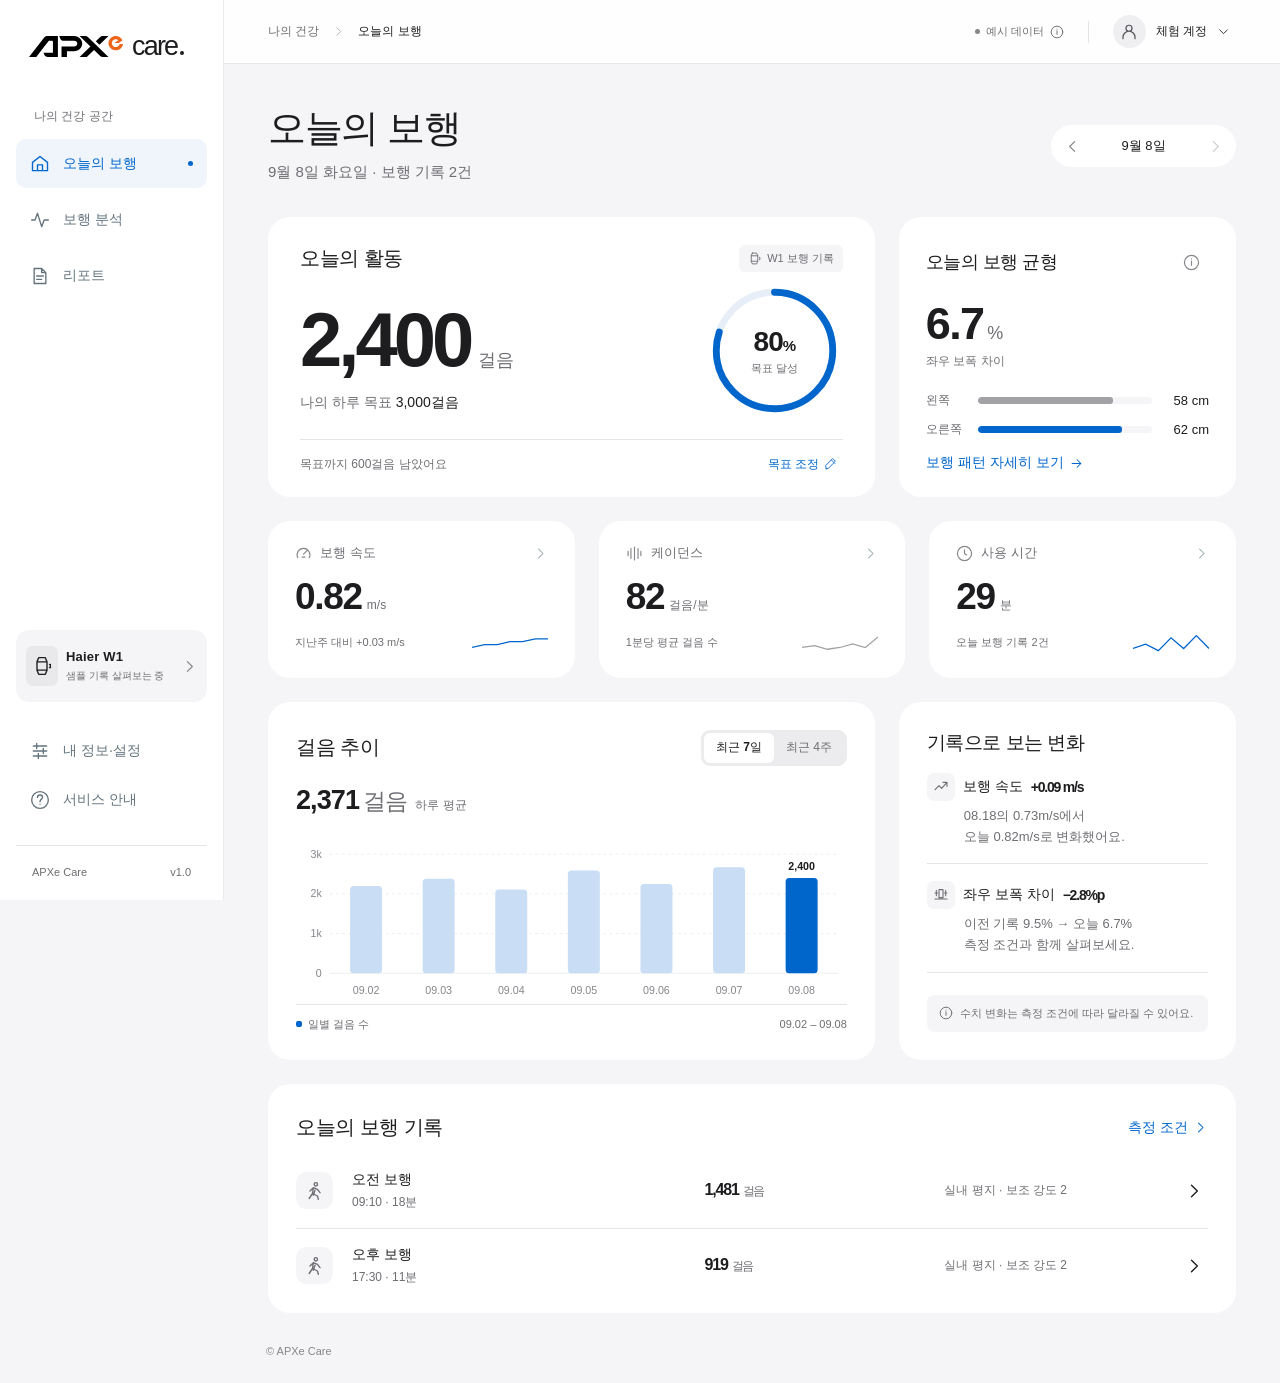
<file: index.html>
<!doctype html>
<html lang="ko">
<head>
  <meta charset="utf-8">
  <meta name="viewport" content="width=device-width, initial-scale=1, viewport-fit=cover">
  <meta name="theme-color" content="#f5f5f7">
  <meta name="description" content="APXe Care — 나의 보행을 기록하고, 변화를 살펴보고, 리포트로 연결하는 보행 건강 서비스.">
  <title>APXe Care · 나의 보행 건강</title>
  <link rel="icon" href="assets/apxe.svg?v=6" type="image/svg+xml">
  <link rel="stylesheet" href="styles.css">
  <link rel="stylesheet" href="design-v2.css?v=6">
  <script src="data.js" defer></script>
  <script src="app.js?v=6" defer></script>
  <link rel="stylesheet" href="mobile.css?v=6">
</head>
<body class="consumer-app">
  <a class="skip-link" href="#main">본문으로 이동</a>
  <aside class="sidebar" aria-label="주 메뉴">
    <a href="#overview" class="brand" aria-label="APXe Care 홈"><img src="assets/apxe.svg?v=6" alt="APXe" width="108" height="25"><span>care<span class="brand-dot"></span></span></a>
    <div class="workspace-label">나의 건강 공간</div>
    <nav class="primary-nav">
      <a href="#overview" data-route="overview" class="nav-link active"><i data-icon="home"></i><span>오늘의 보행</span><span class="nav-dot"></span></a>
      <a href="#analysis" data-route="analysis" class="nav-link"><i data-icon="activity"></i><span>보행 분석</span></a>
      <a href="#report" data-route="report" class="nav-link"><i data-icon="file"></i><span>리포트</span></a>
    </nav>
    <div class="sidebar-bottom">
      <div class="device-mini"><span class="device-symbol"><i data-icon="device"></i></span><div><strong>Haier W1</strong><span>샘플 기록 살펴보는 중</span></div><button class="icon-button" data-action="device" aria-label="기기와 데이터 정보"><i data-icon="chevron"></i></button></div>
      <button class="nav-link" data-action="settings"><i data-icon="settings"></i><span>내 정보·설정</span></button>
      <button class="nav-link help-link" data-action="help"><i data-icon="help"></i><span>서비스 안내</span></button>
      <div class="sidebar-foot">APXe Care <span>v1.0</span></div>
    </div>
  </aside>
  <div class="app-shell">
    <header class="topbar">
      <a class="mobile-brand" href="#overview" aria-label="APXe Care 홈"><img src="assets/apxe.svg?v=6" alt="APXe" width="84" height="19"><span>care.</span></a>
      <div class="breadcrumb"><span>나의 건강</span><i data-icon="chevron"></i><strong id="crumb">오늘의 보행</strong></div>
      <div class="account-tools"><button class="demo-badge" data-action="data-info"><span></span>예시 데이터<i data-icon="info"></i></button><span class="topbar-divider"></span><button class="account-button" data-action="settings" aria-label="체험 계정 설정"><span class="avatar"><i data-icon="user"></i></span><span class="account-name">체험 계정</span><i data-icon="chevron-down"></i></button></div>
    </header>
    <main id="main" tabindex="-1"></main>
    <footer class="page-footer"><span>내가 선택한 기록으로 연결하는 건강</span><span>© APXe Care</span></footer>
  </div>
  <nav class="mobile-nav" aria-label="하단 메뉴"><a href="#overview" data-route="overview"><i data-icon="home"></i>홈</a><a href="#analysis" data-route="analysis"><i data-icon="activity"></i>보행 분석</a><a href="#report" data-route="report"><i data-icon="file"></i>리포트</a><button data-action="settings"><i data-icon="user"></i>내 정보</button></nav>
  <dialog id="detail-dialog" class="app-dialog" aria-labelledby="dialog-title"><div id="dialog-content"></div></dialog>
  <div id="toast" role="status" aria-live="polite"></div>
  <div id="print-root"></div>
  <noscript><p class="no-script">보행 기록과 리포트를 확인하려면 브라우저에서 JavaScript를 활성화해 주세요.</p></noscript>
</body>
</html>
</file>
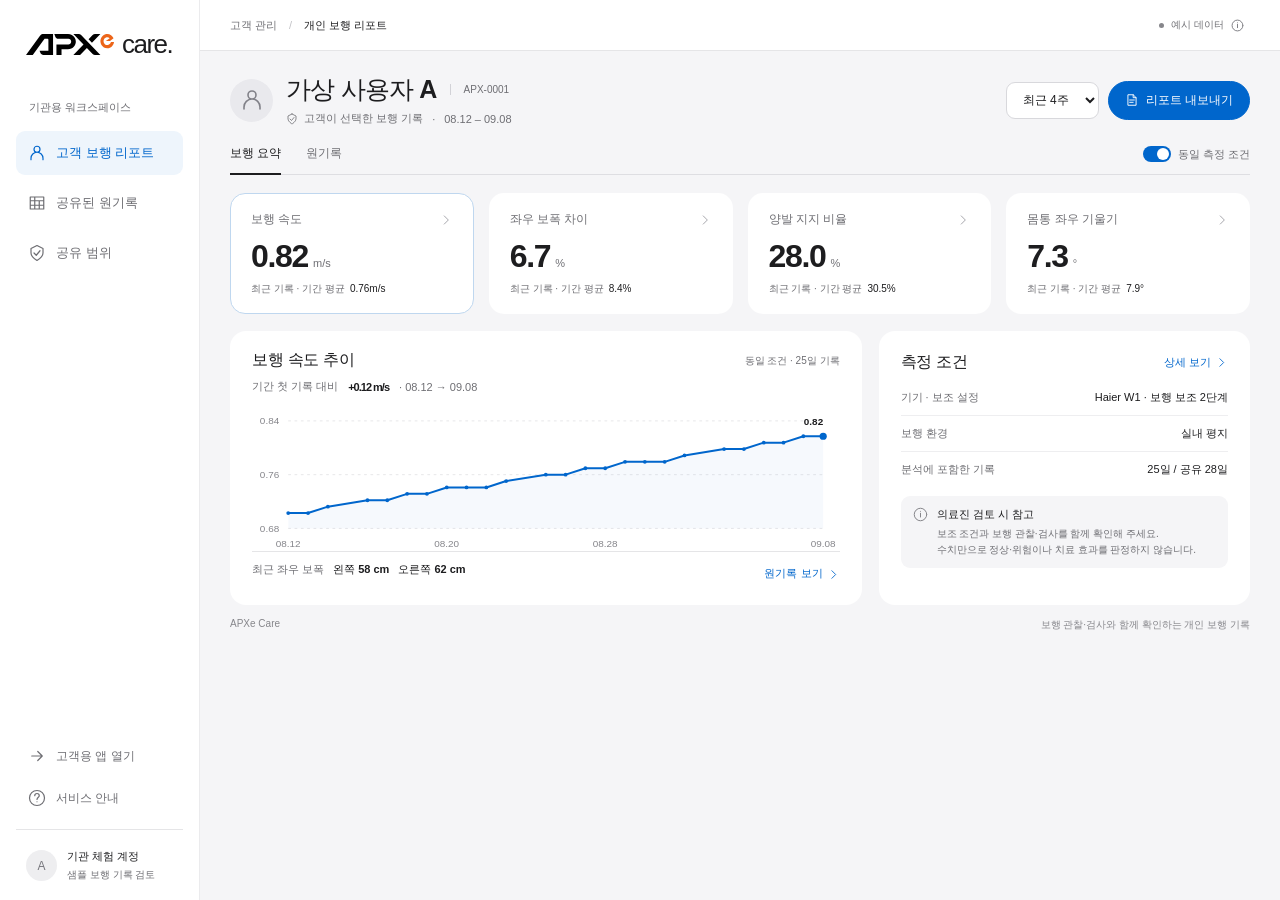
<file: provider.html>
<!doctype html>
<html lang="ko">
<head>
  <meta charset="utf-8">
  <meta name="viewport" content="width=device-width,initial-scale=1,viewport-fit=cover">
  <meta name="theme-color" content="#f5f5f7">
  <title>APXe Care · 기관용 보행 리포트</title>
  <link rel="icon" href="assets/apxe.svg?v=6" type="image/svg+xml">
  <link rel="stylesheet" href="provider.css?v=6">
  <script src="data.js" defer></script>
  <script src="provider.js?v=6" defer></script>
  <link rel="stylesheet" href="mobile.css?v=6">
  <meta name="description" content="APXe Care 기관용 보행 리포트. 공유된 가상 보행 기록의 변화와 측정 조건을 직접 살펴보세요.">
</head>
<body class="provider-app">
  <a class="skip" href="#workspace">본문으로 이동</a>
  <aside class="sidebar" aria-label="기관용 메뉴">
    <a class="brand" href="provider.html"><img src="assets/apxe.svg?v=6" alt="APXe"><span>care.</span></a>
    <div class="space-label">기관용 워크스페이스</div>
    <nav>
      <button class="nav-item active" data-view="overview" aria-current="page"><i data-icon="user"></i>고객 보행 리포트</button>
      <button class="nav-item" data-view="records"><i data-icon="table"></i>공유된 원기록</button>
      <button class="nav-item" data-action="scope"><i data-icon="shield"></i>공유 범위</button>
    </nav>
    <div class="sidebar-bottom"><a href="index.html#overview"><i data-icon="arrow"></i>고객용 앱 열기</a><button data-action="help"><i data-icon="help"></i>서비스 안내</button><div class="staff"><span class="avatar">A</span><div><strong>기관 체험 계정</strong><small>샘플 보행 기록 검토</small></div></div></div>
  </aside>
  <div class="shell">
    <header class="topbar"><div class="crumb">고객 관리 <span>/</span> <strong>개인 보행 리포트</strong></div><button class="sample" data-action="help"><span></span>예시 데이터 <i data-icon="info"></i></button></header>
    <main id="workspace" tabindex="-1">
      <div class="subject-header"><div class="subject"><span class="subject-avatar"><i data-icon="user"></i></span><div><div class="subject-title"><h1>가상 사용자 A</h1><span class="subject-id">APX-0001</span></div><p><i data-icon="shield"></i>고객이 선택한 보행 기록 <span>·</span> <span id="subject-range"></span></p></div></div><div class="subject-actions"><select id="period" aria-label="조회 기간"><option value="28">최근 4주</option><option value="7">최근 7일</option></select><button class="button primary" data-action="report"><i data-icon="file"></i>리포트 내보내기</button></div></div>
      <div class="view-tabs"><button class="active" data-view="overview" aria-current="page">보행 요약</button><button data-view="records">원기록</button><label class="condition"><input type="checkbox" id="comparable" checked><span class="toggle"></span>동일 측정 조건</label></div>
      <div id="content"></div>
    </main>
    <footer>APXe Care <span>보행 관찰·검사와 함께 확인하는 개인 보행 기록</span></footer>
  </div>
  <nav class="provider-mobile-nav" aria-label="기관용 하단 메뉴">
    <button data-view="overview" class="active" aria-current="page"><i data-icon="user"></i><span>보행 요약</span></button>
    <button data-view="records"><i data-icon="table"></i><span>원기록</span></button>
    <button data-action="scope"><i data-icon="shield"></i><span>공유 범위</span></button>
    <a href="index.html#overview"><i data-icon="arrow"></i><span>고객용 앱</span></a>
  </nav>
  <dialog id="dialog" aria-labelledby="dialog-title"></dialog>
  <div id="print-root"></div>
</body>
</html>
</file>
<file: styles.css>
@charset "UTF-8";
:root{--ink:#192c36;--muted:#65757f;--faint:#89969d;--teal:#127f76;--teal-dark:#075e57;--teal-soft:#eaf5f1;--navy:#163d43;--blue:#748fba;--line:#e1e8e9;--canvas:#f5f7f8;--white:#fff;--radius:20px;--shadow:0 3px 18px #1c454506;--sidebar:234px;font-family:"Apple SD Gothic Neo","Pretendard","Noto Sans KR",-apple-system,BlinkMacSystemFont,"Segoe UI",sans-serif;color:var(--ink);background:var(--canvas);font-synthesis:none}
*{box-sizing:border-box}body{margin:0}button,input,select{font:inherit}button,a,input,select{-webkit-tap-highlight-color:transparent}button{cursor:pointer}button{color:inherit}a{color:inherit;text-decoration:none}button:disabled{opacity:.4;cursor:not-allowed}button,input,select{outline-offset:4px}button:focus-visible,a:focus-visible,input:focus-visible,select:focus-visible,summary:focus-visible{outline:3px solid #2e9eae;outline-offset:4px}svg{display:block}i{display:inline-flex;font-style:normal;flex-shrink:0}i svg{width:20px;height:20px}button i{pointer-events:none}button{border:0;background:none}h1,h2,h3,p{margin:0}h1,h2,h3{word-break:keep-all}h1{font-size:30px;line-height:1.35;letter-spacing:-.8px;font-weight:760}h2{font-size:19px;letter-spacing:-.45px;font-weight:730}h3{font-size:16px;font-weight:700}p{line-height:1.65}.muted{color:var(--muted)}.teal{color:var(--teal)}.num{font-family:-apple-system,BlinkMacSystemFont,"Arial",sans-serif;font-variant-numeric:tabular-nums;letter-spacing:-1.2px}.small{font-size:13px}.nowrap{white-space:nowrap}.sr-only{position:absolute;width:1px;height:1px;padding:0;overflow:hidden;clip:rect(0,0,0,0);white-space:nowrap;border:0}.skip-link{position:fixed;left:20px;top:-80px;background:var(--navy);color:white;padding:14px;z-index:1000;border-radius:8px}.skip-link:focus{top:12px}
.sidebar{position:fixed;inset:0 auto 0 0;width:var(--sidebar);background:#fff;border-right:1px solid var(--line);z-index:30;display:flex;flex-direction:column;padding:35px 18px 20px}.brand{display:flex;align-items:center;gap:10px;margin:0 13px 49px}.brand img{width:94px;height:auto}.brand>span{font-size:28px;font-weight:500;letter-spacing:-1.8px;line-height:1;color:var(--teal)}.brand-dot{display:inline-block;width:5px;height:5px;border-radius:100%;background:var(--teal);margin-left:3px}.workspace-label{font-size:12px;color:var(--faint);font-weight:650;margin:0 18px 14px;letter-spacing:.5px}.primary-nav{display:flex;flex-direction:column;gap:7px}.nav-link{display:flex;align-items:center;gap:13px;text-align:left;padding:14px 16px;border-radius:11px;min-height:49px;font-size:15px;color:#64747d;transition:background .18s,color .18s;width:100%;font-weight:560}.nav-link:hover{background:#f4f7f8;color:var(--ink)}.nav-link.active{background:var(--teal-soft);color:var(--teal-dark);font-weight:750}.nav-dot{margin-left:auto;width:6px;height:6px;background:var(--teal);border-radius:50%}.sidebar-bottom{margin-top:auto}.device-mini{border:1px solid var(--line);border-radius:13px;padding:13px 8px 13px 12px;display:flex;align-items:center;gap:10px;margin-bottom:24px;background:#fbfcfc}.device-symbol{width:32px;height:40px;border-radius:7px;background:#e9eef0;display:grid;place-items:center;color:var(--navy)}.device-mini strong{display:block;font-size:13px;letter-spacing:.2px}.device-mini div>span{display:block;font-size:11px;color:var(--muted);margin-top:5px;white-space:nowrap}.device-mini .icon-button{margin-left:auto;width:22px}.sidebar-foot{display:flex;justify-content:space-between;border-top:1px solid var(--line);padding:20px 16px 0;margin-top:21px;font-size:11px;color:var(--faint)}.help-link{font-size:14px}
.app-shell{margin-left:var(--sidebar)}.topbar{height:81px;border-bottom:1px solid var(--line);padding:0 42px;display:flex;align-items:center;justify-content:space-between;background:rgba(255,255,255,.94)}.breadcrumb{display:flex;align-items:center;gap:13px;font-size:13px;color:var(--muted)}.breadcrumb strong{font-weight:650;color:var(--ink)}.breadcrumb i svg{width:13px;height:13px;color:#a1afb6}.account-tools{display:flex;align-items:center;gap:22px}.demo-badge{display:flex;align-items:center;gap:6px;font-size:12px;color:#627579}.demo-badge>span{width:5px;height:5px;background:#91a49a;border-radius:50%}.demo-badge i svg{width:14px;height:14px}.topbar-divider{width:1px;height:22px;background:var(--line)}.account-button{display:flex;align-items:center;gap:10px;font-size:13px;font-weight:650}.account-button>i svg{width:13px;height:13px}.avatar{width:33px;height:33px;background:#e5edf1;border:3px solid #fff;border-radius:50%;display:grid;place-items:center;outline:1px solid #e0e8eb;color:#5c7480}.avatar i svg{width:18px;height:18px}.mobile-brand,.mobile-nav{display:none}
main{padding:35px 42px 25px;max-width:1450px;margin:auto;min-height:calc(100vh - 150px)}.page-heading{display:flex;align-items:center;justify-content:space-between;gap:20px;margin-bottom:27px}.eyebrow{font-size:11px;color:var(--teal);letter-spacing:1.8px;font-weight:750;margin-bottom:8px}.page-heading p{font-size:14px;color:var(--muted);margin-top:7px}.heading-actions{display:flex;align-items:center;gap:10px}.button{display:inline-flex;align-items:center;justify-content:center;gap:9px;min-height:43px;padding:11px 17px;font-size:14px;line-height:1.4;border:1px solid var(--line);border-radius:10px;font-weight:650;background:white;transition:background .16s,transform .16s}.button:hover{background:#f1f6f5;border-color:#cbdcd8}.button.primary{background:var(--teal);border-color:var(--teal);color:white;box-shadow:0 3px 7px #127f7610}.button.primary:hover{background:var(--teal-dark);border-color:var(--teal-dark)}.button.dark{background:var(--navy);border-color:var(--navy);color:white}.button.quiet{background:transparent;border-color:transparent;color:var(--teal)}.button.full{width:100%}.button i svg{width:17px;height:17px}.text-button{display:inline-flex;align-items:center;gap:5px;color:var(--teal);font-size:13px;font-weight:650;min-height:32px;padding:3px 0}.text-button i svg{width:15px;height:15px}.text-button:hover{text-decoration:underline}.icon-button{width:34px;height:34px;display:inline-grid;place-items:center;border-radius:8px;color:var(--muted)}.icon-button:hover{background:#eaf1f1}.icon-button svg{width:17px;height:17px}.date-switch{display:flex;align-items:center;gap:8px;background:white;border:1px solid var(--line);border-radius:10px;padding:3px 5px}.date-switch span{font-size:13px;font-weight:600;padding:0 6px;min-width:105px;text-align:center}
.panel{background:white;border:1px solid var(--line);border-radius:var(--radius);box-shadow:var(--shadow);overflow:hidden}.panel-head{display:flex;justify-content:space-between;align-items:center;gap:12px}.panel-head .hint{font-size:12px;color:var(--muted)}.panel-pad{padding:24px 26px}.grid-top{display:grid;grid-template-columns:minmax(0,1.8fr) minmax(285px,1fr);gap:22px}.activity-hero{background:#edf6f2;position:relative;border-color:#dceae4;padding:25px 28px 22px;min-height:259px}.hero-tag{display:inline-flex;align-items:center;gap:6px;font-size:12px;background:#fff9;border:1px solid #d9e7e2;border-radius:6px;padding:5px 8px;color:#426a61}.hero-tag i svg{width:13px;height:13px}.hero-content{display:flex;align-items:center;justify-content:space-between;gap:20px;margin-top:18px}.metric-hero{display:flex;align-items:baseline;gap:8px}.metric-hero strong{font-size:64px;letter-spacing:-3px;font-weight:620;line-height:1.06;color:#164e45}.metric-hero span{font-size:18px;color:#55766d}.hero-caption{font-size:13px;color:#58776e;margin-top:11px}.hero-caption strong{color:#206256}.goal-ring{width:137px;height:137px;position:relative;flex:0 0 137px;margin-top:-13px}.goal-ring svg{width:100%;height:100%;transform:rotate(-90deg)}.goal-ring .ring-progress{transition:stroke-dashoffset .5s}.ring-center{position:absolute;inset:0;display:flex;align-items:center;justify-content:center;flex-direction:column}.ring-center strong{font-size:27px;color:#21675b;font-weight:620;letter-spacing:-1px}.ring-center span{font-size:11px;color:#597b70;margin-top:3px}.hero-bottom{display:flex;align-items:center;justify-content:space-between;border-top:1px solid #d4e6dd;margin-top:17px;padding-top:14px;gap:12px;font-size:12px;color:#5c7b70}.hero-bottom button{color:#335f51;font-size:12px;font-weight:650;display:flex;gap:5px;align-items:center}.hero-bottom button svg{width:13px;height:13px}.balance-summary{padding:25px 24px 19px;display:flex;flex-direction:column}.balance-summary .panel-head h2{font-size:17px}.balance-readout{display:flex;align-items:baseline;gap:4px;margin-top:12px}.balance-readout strong{font-size:38px;font-weight:610}.balance-readout span{font-size:18px;color:var(--muted)}.metric-context{font-size:12px;color:var(--muted);margin-top:3px}.pair-bars{display:grid;gap:9px;margin-top:19px}.pair-row{display:grid;grid-template-columns:42px 1fr 47px;gap:10px;align-items:center;font-size:12px;color:var(--muted)}.pair-track{height:8px;background:#f0f3f5;border-radius:3px;overflow:hidden}.pair-track span{display:block;background:#88a2bd;height:100%;border-radius:3px}.pair-row.right .pair-track span{background:var(--teal)}.pair-row strong{font-size:13px;text-align:right;color:var(--ink);font-weight:650}.balance-summary>.text-button{align-self:flex-start;margin-top:auto;padding-top:12px}
.metric-grid{display:grid;grid-template-columns:repeat(3,1fr);gap:18px;margin-top:20px}.metric-card{padding:20px 22px;position:relative;display:block;text-align:left;width:100%;transition:border-color .2s,box-shadow .2s}.metric-card:hover{border-color:#b6d4cd;box-shadow:0 5px 16px #2451470b}.metric-top{display:flex;justify-content:space-between;align-items:center;gap:8px;color:var(--muted);font-size:13px}.metric-top>span{display:flex;align-items:center;gap:8px}.metric-top i svg{width:17px;height:17px;color:#738f94}.metric-top .metric-arrow svg{width:15px;height:15px;color:#9dadb3}.metric-value{display:flex;align-items:baseline;gap:5px;margin-top:15px}.metric-value strong{font-size:33px;line-height:1.1;font-weight:650}.metric-value span{font-size:12px;color:var(--muted)}.metric-tail{display:flex;align-items:center;justify-content:space-between;font-size:11px;color:var(--muted);gap:12px;margin-top:12px}.change{color:var(--teal);font-weight:600;white-space:nowrap}.sparkline{width:76px;height:24px;flex-shrink:0}
.grid-bottom{display:grid;grid-template-columns:minmax(0,1.8fr) minmax(285px,1fr);gap:22px;margin-top:22px}.trend-panel{padding:24px 26px 19px;min-width:0}.segmented{display:inline-flex;gap:3px;padding:3px;background:#f0f3f4;border-radius:8px}.segmented button{padding:6px 11px;border-radius:6px;font-size:12px;white-space:nowrap;color:var(--muted);font-weight:600;min-height:30px}.segmented button.active{background:white;color:var(--ink);box-shadow:0 1px 4px #22343c10}.segmented button:focus-visible{outline-offset:1px}.chart-summary{display:flex;align-items:baseline;gap:8px;margin-top:19px}.chart-summary strong{font-size:23px;font-weight:650;letter-spacing:-.6px}.chart-summary span{font-size:12px;color:var(--muted)}.chart{position:relative;margin-top:10px;min-width:0}.chart svg{width:100%;height:auto;overflow:visible}.chart text{font-family:inherit;font-size:11px;fill:#819098;font-variant-numeric:tabular-nums}.chart .chart-value{font-weight:650;fill:var(--teal-dark);font-size:12px}.chart-footer{display:flex;align-items:center;justify-content:space-between;color:var(--muted);font-size:11px;border-top:1px solid var(--line);padding-top:12px;margin-top:5px}.legend{display:inline-flex;align-items:center;gap:6px}.legend-dot{width:6px;height:6px;background:var(--teal);border-radius:2px}.legend-dot.blue{background:#859abb}.chart-hit{cursor:pointer;transition:opacity .2s}.chart-hit:hover{opacity:.75}.chart-tooltip{position:absolute;pointer-events:none;padding:8px 11px;border-radius:8px;background:var(--navy);color:white;font-size:12px;box-shadow:0 4px 10px #123e4322;white-space:nowrap;transform:translate(-50%,-110%);z-index:2}.chart-tooltip[hidden]{display:none}.insight-panel{padding:24px;display:flex;flex-direction:column}.section-kicker{color:#7c969a;font-size:10px;font-weight:750;letter-spacing:1.6px}.insight-panel h2{margin-top:8px;font-size:19px}.observation{border-bottom:1px solid var(--line);padding:17px 0 16px}.observation:last-of-type{border-bottom:0}.observation .observation-heading{display:flex;align-items:center;gap:8px;font-size:14px;font-weight:650}.observation-heading i{color:var(--teal);background:#eef6f3;border-radius:7px;padding:6px}.observation-heading i svg{width:16px;height:16px}.observation p{font-size:12px;color:var(--muted);margin:5px 0 0 37px;line-height:1.65}.insight-note{margin-top:auto;background:#f4f7f8;border-radius:8px;padding:10px 12px;color:#71848a;font-size:11px;display:flex;gap:7px;line-height:1.5}.insight-note i svg{width:14px;height:14px;margin-top:1px}
.session-panel{margin-top:22px;padding:23px 26px 8px}.session-list{margin-top:10px}.session-row{display:grid;grid-template-columns:42px minmax(150px,1.5fr) 1fr 1fr 24px;align-items:center;gap:14px;padding:17px 0;border-top:1px solid var(--line);text-align:left;width:100%}.session-row:first-child{border-top:0}.session-row:hover .session-name{color:var(--teal)}.session-icon{display:grid;place-items:center;width:37px;height:37px;background:#f0f5f5;color:#577d7c;border-radius:10px}.session-icon svg{width:20px;height:20px}.session-name{font-size:14px;font-weight:650}.session-meta{font-size:11px;color:var(--muted);margin-top:5px}.session-stat{font-size:14px;font-weight:650}.session-stat small{font-size:11px;font-weight:400;color:var(--muted);margin-left:4px}.session-condition{font-size:12px;color:var(--muted)}.page-footer{max-width:1450px;margin:auto;padding:0 42px 26px;display:flex;justify-content:space-between;gap:20px;font-size:11px;color:#8b989e}.page-footer span:first-child{display:none}
.filter-strip{display:flex;justify-content:space-between;align-items:center;margin:-2px 0 23px;gap:15px}.filter-strip .segmented button{font-size:14px;padding:9px 20px}.condition-filter{display:flex;align-items:center;gap:9px;font-size:13px;color:var(--muted);cursor:pointer}.switch{appearance:none;width:33px;height:19px;border-radius:15px;background:#c8d4d7;position:relative;transition:background .2s;cursor:pointer;flex-shrink:0;margin:0}.switch:before{content:"";position:absolute;top:3px;left:3px;width:13px;height:13px;border-radius:50%;background:white;box-shadow:0 1px 3px #1232;transition:transform .2s}.switch:checked{background:var(--teal)}.switch:checked:before{transform:translateX(14px)}.analysis-grid{display:grid;grid-template-columns:minmax(0,1.24fr) minmax(0,1fr);gap:22px}.analysis-panel{padding:25px 27px}.measure-label{display:flex;align-items:center;gap:6px;color:var(--muted);font-size:12px}.measure-label i svg{width:15px;height:15px}.stride-values{display:grid;grid-template-columns:1fr 1fr;margin:27px 0 25px;gap:20px}.stride-value{display:flex;align-items:center;gap:15px}.stride-value+.stride-value{padding-left:24px;border-left:1px solid var(--line)}.stride-letter{font-size:12px;font-weight:650;width:32px;height:43px;display:grid;place-items:center;border-radius:20px;color:#6f87ab;background:#edf1f8}.stride-value:last-child .stride-letter{background:var(--teal-soft);color:var(--teal)}.stride-value span small{display:block;font-size:12px;color:var(--muted);margin-bottom:4px}.stride-value strong{font-size:35px;font-weight:600}.stride-value .unit{font-size:13px;color:var(--muted);margin-left:4px}.stride-visual{padding:22px 0 8px;border-top:1px solid var(--line)}.stride-visual .pair-row{grid-template-columns:43px 1fr 52px;margin-bottom:15px;font-size:13px}.stride-visual .pair-track{height:17px;border-radius:4px}.stride-bottom{display:flex;justify-content:space-between;align-items:center;background:#f4f8f8;border-radius:10px;padding:14px 15px;margin-top:12px;font-size:13px}.stride-bottom strong{font-size:23px;letter-spacing:-.7px}.inline-note{display:flex;gap:7px;align-items:flex-start;font-size:12px;color:var(--muted);line-height:1.65;margin-top:17px}.inline-note svg{width:15px;height:15px;margin-top:2px}.analysis-lower{display:grid;grid-template-columns:1fr 1fr;gap:22px;margin-top:22px}.large-readout{display:flex;align-items:baseline;gap:6px;margin-top:21px}.large-readout strong{font-size:43px;font-weight:610}.large-readout span{font-size:14px;color:var(--muted)}.delta{font-size:12px;color:var(--teal);display:flex;align-items:center;gap:5px;margin-top:7px}.delta svg{width:13px;height:13px}.condition-panel{margin-top:22px;padding:25px 27px}.conditions{display:grid;grid-template-columns:repeat(4,1fr);gap:25px;margin-top:21px}.conditions dt{font-size:12px;color:var(--muted);margin-bottom:7px}.conditions dd{margin:0;font-size:14px;font-weight:650}.metric-info-card{padding:17px;background:#f6f8f9;border-radius:11px;margin-top:20px}.metric-info-card p{font-size:13px;color:var(--muted)}
.report-layout{display:grid;grid-template-columns:minmax(300px,.94fr) minmax(0,1.4fr);gap:25px;align-items:start}.report-controls{padding:25px}.step-label{display:flex;align-items:center;gap:10px;margin-bottom:18px;font-size:15px;font-weight:700}.step-label>span{background:var(--teal-soft);color:var(--teal);width:24px;height:24px;border-radius:50%;display:grid;place-items:center;font-size:12px}.form-section+.form-section{padding-top:25px;margin-top:24px;border-top:1px solid var(--line)}.form-label{font-size:13px;color:var(--muted);display:block;margin-bottom:8px}.select-wrap select{width:100%;border:1px solid #d2dfe0;min-height:47px;padding:10px 14px;border-radius:9px;background:white;color:var(--ink);font-size:14px}.date-range-label{font-size:12px;color:var(--muted);margin-top:10px}.check-card{display:flex;align-items:flex-start;gap:12px;cursor:pointer;padding:15px 0;border-bottom:1px solid var(--line)}.check-card:last-child{border-bottom:0;padding-bottom:0}.check-card input{appearance:none;width:19px;height:19px;margin:1px 0 0;border:1.5px solid #b9c8ca;border-radius:5px;flex-shrink:0;cursor:pointer}.check-card input:checked{background-color:var(--teal);border-color:var(--teal);background-image:url("data:image/svg+xml,%3Csvg xmlns='http://www.w3.org/2000/svg' viewBox='0 0 20 20'%3E%3Cpath d='m4 10 4 4 8-8' fill='none' stroke='white' stroke-width='2'/%3E%3C/svg%3E")}.check-card strong{font-size:14px;font-weight:650;display:block}.check-card small{display:block;font-size:12px;color:var(--muted);line-height:1.55;margin-top:5px}.report-actions{display:flex;gap:9px;margin-top:21px}.report-actions .button{flex:1}.share-hint{display:flex;gap:7px;color:var(--muted);font-size:12px;line-height:1.65;margin-top:15px}.share-hint svg{width:15px;height:15px;margin-top:2px}.preview-wrap{background:#e9eff1;border:1px solid #dde5e8;border-radius:18px;padding:21px}.preview-toolbar{display:flex;align-items:center;justify-content:space-between;margin-bottom:17px;font-size:12px;color:#6a7e88}.preview-toolbar>span{display:flex;align-items:center;gap:7px}.preview-toolbar i svg{width:15px;height:15px}.report-paper{background:white;box-shadow:0 5px 20px #253e4810;padding:30px 29px;min-height:540px}.paper-top{display:flex;justify-content:space-between;align-items:center;font-size:10px;color:#7d8f96;border-bottom:2px solid var(--navy);padding-bottom:13px}.paper-brand{font-size:18px;letter-spacing:-.8px;font-weight:750;color:var(--navy)}.paper-brand span{font-weight:500;color:var(--teal);margin-left:4px}.paper-heading{margin:26px 0 20px}.paper-heading h2{font-size:23px}.paper-heading p{font-size:11px;color:var(--muted);margin-top:7px}.paper-subject{display:grid;grid-template-columns:1fr 1fr;gap:10px;padding:13px 0;border-top:1px solid var(--line);border-bottom:1px solid var(--line);font-size:11px}.paper-subject span{color:var(--muted);margin-right:8px}.paper-section{margin-top:22px}.paper-section h3{font-size:12px;margin-bottom:12px;color:var(--navy)}.paper-stats{display:grid;grid-template-columns:repeat(3,1fr);gap:10px;background:#f6f9f9;padding:15px 12px}.paper-stat span{font-size:10px;color:var(--muted);display:block;line-height:1.5}.paper-stat strong{font-family:Arial,sans-serif;display:inline-block;font-size:21px;margin-top:5px;font-weight:600;letter-spacing:-.7px}.paper-stat small{font-size:9px;margin-left:3px;color:var(--muted)}.paper-row{display:flex;justify-content:space-between;border-bottom:1px solid #edf0f1;padding:9px 0;font-size:11px;gap:15px}.paper-row span{color:var(--muted)}.paper-foot{margin-top:24px;padding-top:12px;border-top:1px solid var(--line);font-size:10px;color:#8a979d;line-height:1.6}.empty-report{padding:70px 0;text-align:center;color:var(--muted);font-size:14px}.empty-report i{display:block;width:32px;margin:0 auto 15px}.empty-report i svg{width:32px;height:32px}.report-empty-note{font-size:13px;color:#99701e;margin-top:10px}
.app-dialog{border:0;padding:0;border-radius:20px;width:min(540px,calc(100% - 34px));color:var(--ink);box-shadow:0 20px 100px #092d3b33;max-height:calc(100dvh - 70px);overflow:auto;background:white}.app-dialog::backdrop{background:#142e3d60;backdrop-filter:blur(3px)}.dialog-header{display:flex;align-items:center;justify-content:space-between;gap:15px;padding:25px 27px 19px;border-bottom:1px solid var(--line)}.dialog-header h2{font-size:21px}.dialog-body{padding:23px 27px 28px}.dialog-body>p{font-size:14px;color:var(--muted);margin-bottom:18px}.dialog-body h3{margin:23px 0 9px}.dialog-body a{color:var(--teal);text-decoration:underline}.dialog-actions{display:flex;justify-content:flex-end;gap:9px;padding:18px 27px;border-top:1px solid var(--line)}.detail-list{margin:0}.detail-list div{display:flex;justify-content:space-between;padding:13px 0;border-bottom:1px solid var(--line);gap:18px;font-size:14px}.detail-list dt{color:var(--muted)}.detail-list dd{margin:0;text-align:right;font-weight:600}.dialog-body .field{display:grid;gap:8px;margin-bottom:16px}.field label{font-size:14px;font-weight:650}.field input{border:1px solid #cbdada;border-radius:9px;padding:12px 14px;min-height:47px;width:100%;font-size:18px}.field small{font-size:12px;color:var(--muted)}.field-error{color:#9b431f!important}.formula{background:var(--teal-soft);padding:16px;border-radius:10px;font-size:14px;color:var(--teal-dark);line-height:1.7}.subtle-alert{padding:13px 15px;background:#f4f7f8;border-radius:10px;font-size:13px;line-height:1.7;color:var(--muted);margin-top:18px}.settings-item{display:flex;justify-content:space-between;align-items:center;width:100%;border-bottom:1px solid var(--line);padding:17px 0;text-align:left}.settings-item strong{font-size:15px}.settings-item small{display:block;font-size:12px;color:var(--muted);margin-top:5px}#toast{position:fixed;bottom:30px;left:calc(50% + var(--sidebar)/2);transform:translate(-50%,20px);background:var(--navy);color:white;padding:13px 22px;border-radius:11px;font-size:14px;box-shadow:0 6px 24px #123b4325;opacity:0;pointer-events:none;transition:.2s;z-index:100;max-width:min(560px,calc(100% - 32px));text-align:center;line-height:1.5}#toast.visible{opacity:1;transform:translate(-50%,0)}#print-root{display:none}.no-script{padding:40px}.fade-in{animation:arrive .24s ease both}@keyframes arrive{from{opacity:.4;transform:translateY(5px)}to{opacity:1;transform:translateY(0)}}
@media(min-width:1650px){main{padding-top:44px}.grid-top,.grid-bottom{grid-template-columns:minmax(0,1.9fr) minmax(320px,1fr)}.activity-hero{min-height:275px}.hero-content{margin-top:23px}.metric-card{padding:23px 25px}.chart{margin-top:17px}}
@media(max-width:1180px){:root{--sidebar:205px}.sidebar{padding-left:12px;padding-right:12px}.topbar{padding:0 28px}main{padding:30px 28px 24px}.page-footer{padding-left:28px;padding-right:28px}.grid-top,.grid-bottom{gap:17px;grid-template-columns:minmax(0,1.45fr) minmax(265px,1fr)}.metric-grid{gap:14px}.activity-hero{padding:23px}.goal-ring{width:112px;height:112px;flex-basis:112px}.metric-hero strong{font-size:54px}.hero-bottom{font-size:11px}.metric-card{padding:19px 18px}.metric-tail{gap:4px}.sparkline{width:58px}.analysis-grid{grid-template-columns:1fr 1fr}.analysis-panel{padding:22px}.report-layout{grid-template-columns:minmax(265px,.9fr) minmax(0,1.1fr);gap:18px}.report-controls{padding:22px}.report-paper{padding:24px 20px}.preview-wrap{padding:16px}.page-heading{align-items:flex-start}.session-row{grid-template-columns:37px minmax(120px,1.5fr) 1fr 1fr 18px;gap:10px}}
@media(max-width:1000px){:root{--sidebar:82px}.sidebar{padding-top:28px}.brand{margin:0 auto 35px;display:block}.brand img{width:47px}.brand>span{display:none}.workspace-label,.nav-link span,.sidebar-foot,.device-mini{display:none}.nav-link{justify-content:center;padding:16px 10px}.nav-link i svg{width:22px;height:22px}.nav-link .nav-dot{display:none}.sidebar-bottom{padding-bottom:20px}.primary-nav{gap:12px}.topbar{height:70px}.grid-top,.grid-bottom{grid-template-columns:minmax(0,1.65fr) minmax(270px,1fr)}.account-tools{gap:14px}.conditions{grid-template-columns:repeat(2,1fr)}.metric-card .sparkline{display:none}}
@media(max-width:760px){:root{--sidebar:0px;--radius:17px}.sidebar{display:none}.app-shell{margin-left:0}.topbar{height:65px;padding:0 22px;border-bottom:1px solid #e4ebec}.breadcrumb,.account-name,.topbar-divider,.account-button>i{display:none}.mobile-brand{display:block;font-size:24px;letter-spacing:-1.5px;font-weight:750}.mobile-brand span{font-weight:500;color:var(--teal)}.account-tools{gap:14px}.demo-badge{font-size:11px}.account-button{padding:0}.avatar{width:30px;height:30px}.topbar{position:relative}.mobile-nav{display:grid;grid-template-columns:repeat(4,1fr);position:fixed;bottom:0;left:0;right:0;border-top:1px solid #e1e9e9;background:#fffffff5;backdrop-filter:blur(16px);padding:8px 10px calc(8px + env(safe-area-inset-bottom));z-index:30}.mobile-nav a,.mobile-nav button{display:flex;flex-direction:column;align-items:center;gap:5px;padding:5px;font-size:10px;font-weight:600;color:#82939b}.mobile-nav i svg{width:21px;height:21px}.mobile-nav .active{color:var(--teal);font-weight:750}.mobile-nav .active i{background:var(--teal-soft);box-shadow:0 0 0 6px var(--teal-soft);border-radius:5px}main{padding:27px 20px 17px;min-height:calc(100dvh - 135px)}h1{font-size:27px}.page-heading{gap:12px;margin-bottom:23px;align-items:center}.eyebrow{font-size:10px;letter-spacing:1.4px;margin-bottom:6px}.page-heading p{font-size:12px;margin-top:5px}.heading-actions .button span,.heading-actions .button i{display:none}.heading-actions .button{min-width:41px;padding:10px;font-size:12px}.date-switch{gap:0;padding:2px}.date-switch span{font-size:11px;min-width:74px;padding:0}.date-switch .icon-button{width:25px;height:29px}.date-switch svg{width:13px;height:13px}.grid-top,.grid-bottom,.analysis-grid,.analysis-lower,.report-layout{grid-template-columns:1fr;gap:17px}.activity-hero{padding:22px 22px 18px;min-height:236px}.hero-content{margin-top:18px}.metric-hero strong{font-size:58px}.hero-bottom{margin-top:18px;padding-top:12px}.goal-ring{width:118px;height:118px;flex-basis:118px}.hero-content{gap:10px}.hero-caption{font-size:12px}.metric-hero span{font-size:15px}.balance-summary{padding:21px 22px;display:grid;grid-template-columns:1fr 1.15fr;column-gap:22px}.balance-summary .panel-head{grid-column:1 / -1;margin-bottom:7px}.balance-summary .pair-bars{grid-column:2;grid-row:2 / 5;margin-top:12px;align-self:center}.balance-summary .balance-readout{margin-top:5px}.balance-summary>.text-button{grid-column:1 / -1;margin-top:4px;padding-top:5px;font-size:12px}.balance-readout strong{font-size:33px}.metric-context{font-size:11px}.metric-grid{gap:10px;margin-top:17px}.metric-card{padding:15px 13px;border-radius:13px}.metric-top{font-size:11px}.metric-top>span{gap:5px}.metric-top i svg{width:14px;height:14px}.metric-arrow{display:none}.metric-value{gap:3px;margin-top:14px;flex-wrap:wrap}.metric-value strong{font-size:27px;letter-spacing:-1px}.metric-value span{font-size:10px}.metric-tail{font-size:10px;line-height:1.5;margin-top:8px;align-items:flex-start}.grid-bottom{margin-top:17px}.trend-panel,.insight-panel,.session-panel{padding:21px 21px 16px}h2{font-size:17px}.segmented button{font-size:11px;padding:6px 10px}.chart-summary strong{font-size:22px}.chart-summary span{font-size:11px}.insight-panel{display:none}.session-panel{margin-top:17px}.session-row{grid-template-columns:35px 1fr auto 15px;gap:10px;padding:16px 0}.session-condition{display:none}.session-name{font-size:13px}.session-stat{font-size:13px}.session-meta{font-size:10px}.session-stat small{font-size:10px}.session-panel .panel-head .text-button{font-size:11px}.page-footer{padding:10px 22px 95px;justify-content:center}.page-footer span:first-child{display:none}.filter-strip{align-items:flex-start;flex-direction:column;gap:14px;margin-bottom:18px}.filter-strip .segmented{width:100%}.filter-strip .segmented button{flex:1;font-size:13px;min-height:37px}.condition-filter{font-size:12px;align-self:flex-end}.analysis-panel{padding:22px}.stride-values{margin:25px 0}.stride-value strong{font-size:34px}.stride-value{gap:12px}.stride-value+.stride-value{padding-left:20px}.analysis-lower{margin-top:17px}.condition-panel{padding:22px;margin-top:17px}.conditions{gap:18px}.conditions dd{font-size:13px}.report-controls{padding:23px}.preview-wrap{padding:15px}.report-paper{padding:26px 22px}.report-actions{flex-direction:column}.report-actions .button{font-size:14px}.page-heading .report-heading-button{display:none}.app-dialog{border-radius:18px;max-height:calc(100dvh - 45px)}.dialog-header{padding:21px 22px 17px}.dialog-body{padding:21px 22px 25px}.dialog-actions{padding:16px 22px}.dialog-body>p{font-size:14px}#toast{left:50%;bottom:88px;font-size:13px;width:max-content;max-width:calc(100% - 30px)}}
@media(max-width:380px){main{padding-left:15px;padding-right:15px}.topbar{padding:0 17px}.date-switch span{min-width:63px}.metric-hero strong{font-size:52px}.goal-ring{width:105px;height:105px;flex-basis:105px}.metric-card{padding:14px 10px}.metric-top>span{gap:4px}.metric-top i{display:none}.metric-value strong{font-size:25px}.balance-summary{column-gap:14px}.pair-row{gap:7px;grid-template-columns:33px 1fr 40px}.activity-hero{padding:21px}.page-heading p{max-width:185px}.account-tools{gap:8px}}
@media(prefers-reduced-motion:reduce){*,*:before,*:after{animation:none!important;transition:none!important;scroll-behavior:auto!important}}
.report-dialog{width:min(780px,calc(100% - 34px))}.report-dialog .dialog-body{background:#f5f8f9}.report-dialog .report-paper{min-height:0}.report-dialog .report-actions .button{flex:1}.device-mini div>span,.sidebar-foot,.page-footer{font-size:12px}.metric-top{font-size:14px}.metric-tail,.session-meta{font-size:12px}.metric-value span{font-size:13px}.hero-caption{font-size:14px}.hero-bottom,.hero-bottom button{font-size:13px}.pair-row{font-size:13px}.pair-row strong{font-size:14px}.metric-context{font-size:13px}.chart text{font-size:12px}.chart-summary span,.chart-footer{font-size:12px}.observation p{font-size:14px}.insight-note{font-size:12px}.session-name{font-size:15px}.session-stat{font-size:16px}.session-stat small{font-size:12px}.session-condition{font-size:13px}.account-button{font-size:14px}.analysis-panel .inline-note,.metric-info-card p{font-size:14px}.chart-footer{flex-wrap:wrap;gap:8px}.report-controls .share-hint,.check-card small{font-size:13px}
@media(max-width:760px){.metric-top{font-size:13px}.metric-top>span{gap:4px}.metric-top i svg{width:13px;height:13px}.metric-value span{font-size:12px}.metric-tail{font-size:11px}.hero-caption{font-size:13px}.hero-bottom,.hero-bottom button{font-size:12px}.pair-row{font-size:12px}.pair-row strong{font-size:13px}.metric-context{font-size:12px}.session-name{font-size:14px}.session-meta{font-size:12px}.session-stat{font-size:14px}.mobile-nav a,.mobile-nav button{font-size:12px}.page-heading p{font-size:13px}.chart-summary span,.chart-footer{font-size:12px}.filter-strip .segmented button{font-size:14px}.stride-value span small{font-size:13px}.conditions dt{font-size:13px}.report-paper .paper-heading h2{font-size:21px}.report-dialog .dialog-body{padding:16px}.report-dialog .report-paper{padding:23px 18px}.report-dialog .paper-top{font-size:9px}}
@media print{@page{size:A4;margin:16mm}body{background:white}.sidebar,.app-shell,.mobile-nav,.app-dialog,#toast{display:none!important}#print-root{display:block!important;color:#172e35;font-family:"Apple SD Gothic Neo","Noto Sans KR",sans-serif}#print-root .report-paper{box-shadow:none;padding:0;min-height:0}#print-root .paper-heading h2{font-size:25px}#print-root .paper-top{font-size:11px}#print-root .paper-heading p,#print-root .paper-subject,#print-root .paper-row,#print-root .paper-section h3{font-size:12px}#print-root .paper-stat span{font-size:11px}#print-root .paper-stat strong{font-size:25px}#print-root .paper-section{break-inside:avoid}#print-root .paper-foot{font-size:10px}.report-paper *{print-color-adjust:exact;-webkit-print-color-adjust:exact}}
</file>
<file: design-v2.css>
/* APXe Care · quiet surfaces, clear measurements, one action color. */
:root {
  --ink: #1d1d1f;
  --muted: #6e6e73;
  --faint: #86868b;
  --teal: #0066cc;
  --teal-dark: #0055ad;
  --teal-soft: #eef5fc;
  --navy: #1d1d1f;
  --blue: #a1a1a6;
  --line: #e5e5e7;
  --canvas: #f5f5f7;
  --radius: 22px;
  --shadow: none;
  --sidebar: 224px;
  font-family: -apple-system, BlinkMacSystemFont, "Apple SD Gothic Neo", "Segoe UI", sans-serif;
}
body { -webkit-font-smoothing: antialiased; }
.num { font-family: -apple-system, BlinkMacSystemFont, "Segoe UI", sans-serif; }
h1 { font-size: 38px; font-weight: 600; line-height: 1.14; letter-spacing: -1.3px; }
h2 { font-size: 20px; font-weight: 600; letter-spacing: -.5px; }
h3 { font-weight: 600; }
button:focus-visible, a:focus-visible, input:focus-visible, select:focus-visible {
  outline: 2px solid #0071e3;
}
.sidebar { padding: 33px 16px 22px; border-right-color: #ebebed; }
.brand { gap: 9px; margin-bottom: 48px; }
.brand > span { color: var(--ink); font-size: 27px; font-weight: 400; }
.brand-dot { background: var(--ink); width: 4px; height: 4px; }
.workspace-label { letter-spacing: 0; color: var(--muted); font-size: 12px; font-weight: 400; }
.nav-link { font-size: 14px; font-weight: 400; border-radius: 10px; padding: 13px 14px; }
.nav-link.active { color: var(--teal); background: #f0f5fc; font-weight: 600; }
.nav-link:hover { background: #f5f5f7; }
.nav-dot { width: 5px; height: 5px; }
.device-mini { background: #f5f5f7; border: 0; padding: 16px 10px; gap: 8px; }
.device-symbol { background: #e9e9eb; color: var(--ink); }
.device-mini div > span { font-size: 10px; color: var(--muted); }
.sidebar-foot { color: var(--muted); font-size: 11px; }
.topbar { height: 64px; padding: 0 44px; border-bottom-color: #e8e8eb; background: #ffffffed; }
.breadcrumb { font-size: 12px; }
.account-tools { gap: 18px; }
.demo-badge { color: var(--muted); font-size: 11px; }
.demo-badge > span { background: #86868b; }
.avatar { border: 0; background: #efeff1; outline: 0; color: #55555b; }
.account-button { font-size: 12px; font-weight: 400; }
main { padding: 43px 44px 32px; max-width: 1440px; }
.page-heading { margin-bottom: 32px; align-items: center; }
.page-heading p { font-size: 15px; margin-top: 10px; color: var(--muted); }
.eyebrow { display: none; }
.button { border-radius: 999px; box-shadow: none; min-height: 44px; font-weight: 400; }
.button.primary { box-shadow: none; }
.button:hover { background: #ededf0; border-color: #d2d2d7; }
.button:active { transform: scale(.98); }
.text-button { font-weight: 400; font-size: 14px; }
.icon-button { color: #86868b; border-radius: 50%; }
.icon-button:hover { background: #f0f0f2; }
.date-switch { border-radius: 999px; background: #fff; border: 0; padding: 4px; gap: 2px; }
.date-switch span { font-weight: 400; font-size: 13px; }
.panel { border: 0; box-shadow: none; }
.grid-top, .grid-bottom { grid-template-columns: minmax(0,1.8fr) minmax(290px,1fr); gap: 24px; }
.activity-hero { background: #fff; padding: 28px 32px 23px; min-height: 272px; }
.hero-tag { color: var(--muted); border: 0; background: #f5f5f7; padding: 6px 9px; font-size: 11px; }
.hero-content { margin-top: 23px; }
.metric-hero strong { font-size: 76px; font-weight: 600; color: var(--ink); letter-spacing: -4px; }
.metric-hero span { color: var(--muted); font-size: 18px; }
.hero-caption { color: var(--muted); font-size: 14px; margin-top: 10px; }
.hero-caption strong { color: var(--ink); font-weight: 400; }
.goal-ring { width: 137px; height: 137px; flex-basis: 137px; }
.goal-ring circle:first-child { stroke: #e7eef7; stroke-width: 6px; }
.goal-ring .ring-progress { stroke: #0066cc; stroke-width: 6px; }
.ring-center strong { color: var(--ink); font-size: 28px; font-weight: 600; }
.ring-center span { color: var(--muted); font-size: 11px; }
.hero-bottom { border-color: var(--line); margin-top: 20px; padding-top: 15px; color: var(--muted); font-size: 12px; }
.hero-bottom button { color: var(--teal); font-size: 12px; font-weight: 400; }
.balance-summary { padding: 28px 27px 22px; }
.balance-summary .panel-head h2 { font-size: 18px; }
.balance-readout { margin-top: 19px; }
.balance-readout strong { font-weight: 600; font-size: 45px; letter-spacing: -1.7px; }
.balance-readout span { font-size: 18px; }
.metric-context { font-size: 12px; }
.pair-bars { margin-top: 22px; gap: 12px; }
.pair-track { background: #f5f5f7; height: 7px; border-radius: 4px; }
.pair-track span { background: #a1a1a6; }
.pair-row.right .pair-track span { background: #0066cc; }
.pair-row { font-size: 12px; }
.pair-row strong { font-size: 13px; font-weight: 400; }
.metric-grid { gap: 24px; margin-top: 24px; }
.metric-card { padding: 23px 27px; }
.metric-card:hover { box-shadow: none; background: #fafafa; }
.metric-top { font-size: 13px; color: var(--muted); }
.metric-top i svg { color: #86868b; }
.metric-value { margin-top: 15px; }
.metric-value strong { font-size: 37px; font-weight: 600; letter-spacing: -1.3px; }
.metric-value span { font-size: 12px; }
.metric-tail { color: var(--muted); font-size: 11px; margin-top: 13px; }
.change { color: var(--muted); font-weight: 400; }
.grid-bottom { margin-top: 24px; }
.trend-panel, .insight-panel { padding: 28px; }
.segmented { background: #ececee; border-radius: 9px; gap: 0; }
.segmented button { font-size: 12px; font-weight: 400; padding: 6px 12px; }
.segmented button.active { box-shadow: none; font-weight: 600; }
.chart-summary strong { font-size: 27px; font-weight: 600; letter-spacing: -.9px; }
.chart { margin-top: 15px; }
.chart text { fill: #86868b; font-size: 12px; }
.chart .chart-value { fill: var(--ink); font-weight: 600; }
.chart-footer { color: var(--muted); font-size: 11px; }
.legend-dot.blue { background: #a1a1a6; }
.section-kicker { display: none; }
.insight-panel h2 { margin-top: 0; }
.observation-heading i { color: var(--muted); background: #f5f5f7; }
.observation .observation-heading { font-size: 14px; font-weight: 600; }
.observation p { font-size: 13px; line-height: 1.6; }
.insight-note { background: #f5f5f7; color: var(--muted); font-size: 11px; }
.session-panel { padding: 28px 28px 10px; margin-top: 24px; }
.session-icon { background: #f5f5f7; color: var(--muted); }
.session-name { font-size: 14px; font-weight: 600; }
.session-stat { font-size: 16px; font-weight: 600; }
.session-meta, .session-condition { color: var(--muted); font-size: 12px; }
.page-footer { color: #86868b; font-size: 11px; }
.filter-strip { margin-bottom: 24px; }
.filter-strip .segmented button { font-size: 14px; font-weight: 400; }
.condition-filter { color: var(--muted); font-size: 13px; }
.switch { background: #d2d2d7; }
.analysis-grid, .analysis-lower { gap: 24px; }
.analysis-panel { padding: 28px 30px; }
.stride-letter { color: #6e6e73; background: #f5f5f7; border: 0; }
.stride-value + .stride-value .stride-letter { color: #0066cc; background: #edf4fc; }
.stride-value strong { font-weight: 600; letter-spacing: -1.5px; }
.stride-bottom { background: #f5f5f7; color: var(--ink); border-radius: 10px; }
.stride-bottom strong { color: var(--ink); font-weight: 600; }
.analysis-panel .inline-note { color: var(--muted); font-size: 12px; }
.large-readout strong { font-weight: 600; color: var(--ink); }
.delta { color: var(--muted); font-size: 12px; }
.condition-panel { padding: 28px 30px; margin-top: 24px; }
.conditions dd { font-weight: 400; }
.report-layout { gap: 32px; grid-template-columns: minmax(320px,.85fr) minmax(0,1.3fr); }
.report-controls { padding: 30px; }
.step-label { font-size: 17px; font-weight: 600; gap: 11px; margin-bottom: 21px; }
.step-label > span { background: #f5f5f7; color: var(--muted); font-weight: 400; }
.form-label { font-size: 13px; }
.select-wrap select { border: 1px solid #d2d2d7; border-radius: 12px; min-height: 49px; font-size: 15px; }
.date-range-label { color: var(--muted); font-size: 12px; }
.form-section + .form-section { margin-top: 28px; padding-top: 28px; }
.check-card { padding: 17px 0; gap: 13px; }
.check-card input { border-color: #a1a1a6; width: 20px; height: 20px; }
.check-card strong { font-size: 15px; font-weight: 600; }
.check-card small { font-size: 12px; margin-top: 6px; }
.report-controls .share-hint { font-size: 12px; color: var(--muted); }
.preview-wrap { border: 0; background: #eaeaec; border-radius: 20px; padding: 24px; }
.preview-toolbar { color: var(--muted); font-size: 12px; }
.report-paper { box-shadow: none; padding: 32px; }
.paper-brand, .paper-heading h2 { font-weight: 600; }
.paper-brand span { color: var(--ink); font-weight: 400; }
.paper-stats { background: #f5f5f7; }
.paper-foot { color: var(--muted); }
.app-dialog { border: 0; border-radius: 22px; box-shadow: 0 20px 70px #0002; }
.app-dialog::backdrop { background: #0004; backdrop-filter: blur(5px); }
.dialog-header, .dialog-actions { border-color: var(--line); }
.subtle-alert { background: #f5f5f7; color: var(--muted); }
.detail-list dt { color: var(--muted); }
.formula { background: #f5f5f7; color: var(--ink); }
.report-dialog .dialog-body { background: #f5f5f7; }
#toast { background: #1d1d1f; border-radius: 999px; }

@media (max-width: 1180px) {
  :root { --sidebar: 200px; }
  main { padding: 34px 28px 28px; }
  h1 { font-size: 33px; }
  .topbar { padding: 0 28px; }
  .grid-top, .grid-bottom { grid-template-columns: minmax(0,1.4fr) minmax(255px,1fr); gap: 20px; }
  .activity-hero { padding: 26px; }
  .goal-ring { width: 110px; height: 110px; flex-basis: 110px; }
  .metric-hero strong { font-size: 62px; }
  .balance-summary { padding: 26px 23px; }
  .metric-grid { gap: 20px; }
  .metric-card { padding: 23px 21px; }
  .metric-value strong { font-size: 34px; }
  .report-layout { gap: 24px; grid-template-columns: minmax(285px,.9fr) minmax(0,1.1fr); }
  .report-controls { padding: 26px; }
  .analysis-panel { padding: 25px; }
}
@media (min-width: 761px) and (max-width: 1000px) {
  :root { --sidebar: 78px; }
  .sidebar { padding-inline: 10px; }
  .brand { margin-inline: auto; }
  .nav-link { padding: 15px 10px; }
}
@media (max-width: 760px) {
  :root { --sidebar: 0px; --radius: 20px; }
  .topbar { height: 56px; padding: 0 22px; background: #ffffffed; }
  .mobile-brand { font-size: 21px; font-weight: 600; letter-spacing: -.8px; }
  .mobile-brand span { color: var(--ink); font-weight: 400; }
  .account-tools { gap: 12px; }
  .demo-badge { font-size: 10px; }
  .avatar { width: 28px; height: 28px; }
  main { padding: 25px 20px 24px; }
  h1 { font-size: 32px; letter-spacing: -1.1px; }
  h2 { font-size: 18px; }
  .page-heading { display: block; margin-bottom: 22px; }
  .page-heading p { font-size: 13px; line-height: 1.5; margin-top: 8px; max-width: none; }
  .heading-actions:empty { display: none; }
  .heading-actions:has(.date-switch) { position: absolute; right: 20px; top: 80px; }
  .date-switch { gap: 0; padding: 2px; background: transparent; }
  .date-switch span { display: none; }
  .date-switch .icon-button { width: 30px; height: 30px; }
  .route-overview > .fade-in { display: flex; flex-direction: column; }
  .route-overview .page-heading { order: 0; }
  .grid-top, .grid-bottom { display: contents; }
  .activity-hero { order: 1; padding: 22px 24px 18px; min-height: 219px; }
  .activity-hero .panel-head h2 { font-size: 15px; color: var(--muted); font-weight: 400; }
  .hero-tag { font-size: 10px; padding: 5px 7px; }
  .hero-content { margin-top: 16px; }
  .metric-hero strong { font-size: 60px; letter-spacing: -3px; }
  .metric-hero span { font-size: 14px; }
  .hero-caption { font-size: 12px; margin-top: 6px; }
  .goal-ring { width: 103px; height: 103px; flex-basis: 103px; margin-top: -7px; }
  .ring-center strong { font-size: 25px; }
  .ring-center span { font-size: 10px; }
  .hero-bottom { margin-top: 17px; padding-top: 13px; font-size: 11px; }
  .hero-bottom button { font-size: 11px; }
  .metric-grid { order: 2; gap: 0; margin: 14px 0 0; padding: 18px 0; background: #fff; border-radius: 18px; }
  .metric-card { border-radius: 0; padding: 0 14px; background: transparent; }
  .metric-card + .metric-card { border-left: 1px solid var(--line); }
  .metric-top { font-size: 12px; justify-content: center; }
  .metric-top i { display: none; }
  .metric-value { justify-content: center; margin-top: 10px; gap: 3px; flex-wrap: nowrap; }
  .metric-value strong { font-size: 27px; letter-spacing: -1px; }
  .metric-value span { font-size: 10px; }
  .metric-tail { justify-content: center; font-size: 10px; margin-top: 8px; line-height: 1.4; }
  .metric-tail span { white-space: normal; text-align: center; }
  .metric-card .sparkline { display: none; }
  .trend-panel { order: 3; padding: 22px; margin-top: 14px; }
  .trend-panel h2 { font-size: 17px; }
  .segmented button { padding: 5px 9px; font-size: 11px; min-height: 27px; }
  .chart-summary { margin-top: 16px; gap: 7px; }
  .chart-summary strong { font-size: 26px; }
  .chart-summary span { font-size: 11px; }
  .chart { margin-top: 12px; }
  .chart svg { min-height: 122px; }
  .chart text { font-size: 14px; }
  .chart-footer { font-size: 10px; padding-top: 9px; }
  .balance-summary { order: 4; display: grid; padding: 22px; margin-top: 14px; }
  .balance-summary .panel-head h2 { font-size: 17px; }
  .balance-readout strong { font-size: 36px; }
  .balance-summary .pair-bars { margin-top: 8px; }
  .balance-summary > .text-button { font-size: 12px; }
  .session-panel { order: 5; padding: 22px 22px 10px; margin-top: 14px; }
  .session-name { font-size: 13px; }
  .session-meta { font-size: 11px; }
  .session-stat { font-size: 14px; }
  .session-panel .panel-head .text-button { font-size: 12px; }
  .page-footer { padding-bottom: 104px; font-size: 10px; }
  .mobile-nav { height: 72px; padding: 9px 10px 11px; background: #ffffffeb; border-color: #e3e3e6; backdrop-filter: blur(20px); }
  .mobile-nav a, .mobile-nav button { color: #6e6e73; font-size: 10px; gap: 5px; font-weight: 400; }
  .mobile-nav a.active { color: var(--teal); font-weight: 600; }
  .mobile-nav svg { width: 21px; height: 21px; }
  .filter-strip { gap: 13px; margin-bottom: 18px; }
  .filter-strip .segmented { padding: 3px; }
  .filter-strip .segmented button { font-size: 13px; padding: 6px 12px; min-height: 31px; }
  .condition-filter { font-size: 11px; }
  .analysis-grid, .analysis-lower { grid-template-columns: 1fr; gap: 16px; }
  .analysis-panel { padding: 21px 23px; }
  .measure-label { font-size: 11px; }
  .analysis-panel .icon-button { width: 26px; height: 26px; }
  .stride-values { margin: 20px 0 18px; gap: 16px; }
  .stride-value { gap: 9px; }
  .stride-value + .stride-value { padding-left: 16px; }
  .stride-value strong { font-size: 35px; letter-spacing: -1.5px; }
  .stride-letter { width: 26px; height: 38px; font-size: 12px; }
  .stride-value span small { font-size: 11px; }
  .stride-value .unit { font-size: 11px; }
  .stride-visual .pair-bars { margin: 0; gap: 10px; }
  .stride-bottom { margin-top: 17px; padding: 12px; font-size: 12px; }
  .stride-bottom strong { font-size: 22px; }
  .analysis-panel .inline-note { font-size: 11px; margin-top: 13px; line-height: 1.6; }
  .large-readout { margin-top: 12px; }
  .large-readout strong { font-size: 38px; }
  .large-readout span { font-size: 11px; }
  .delta { font-size: 11px; margin-top: 7px; }
  .analysis-lower, .condition-panel { margin-top: 16px; }
  .condition-panel { padding: 23px; }
  .report-layout { grid-template-columns: 1fr; gap: 22px; }
  .report-controls { padding: 23px 24px; }
  .step-label { font-size: 16px; margin-bottom: 15px; }
  .step-label > span { width: 22px; height: 22px; font-size: 11px; }
  .form-label { font-size: 12px; }
  .select-wrap select { min-height: 46px; font-size: 14px; }
  .date-range-label { font-size: 11px; margin-top: 9px; }
  .form-section + .form-section { margin-top: 22px; padding-top: 22px; }
  .check-card { padding: 13px 0; }
  .check-card strong { font-size: 14px; }
  .check-card small { font-size: 11px; margin-top: 4px; }
  .report-controls .share-hint { font-size: 11px; margin-top: 12px; line-height: 1.6; }
  .report-controls .button { min-height: 46px; }
  .preview-wrap { padding: 17px; }
  .report-paper { padding: 24px 20px; }
  .dialog-header { padding: 22px; }
  .dialog-body { padding: 22px; }
}
@media (max-width: 375px) {
  main { padding-inline: 16px; }
  .activity-hero { padding-inline: 21px; }
  .metric-hero strong { font-size: 56px; }
  .goal-ring { width: 95px; height: 95px; flex-basis: 95px; }
  .metric-card { padding-inline: 9px; }
  .metric-value strong { font-size: 26px; }
  .heading-actions:has(.date-switch) { right: 16px; }
}
@media print {
  #print-root .report-paper { padding: 0; box-shadow: none; }
}
@media (max-width: 760px) {
  .page-heading { position: relative; }
  .heading-actions:has(.date-switch) { top: -1px; right: -5px; }
  .metric-grid { align-items: stretch; }
  .metric-card { display: flex; flex-direction: column; }
  .metric-value { width: 100%; }
  .metric-top { width: 100%; }
  .metric-tail { margin-top: 10px; min-height: 28px; align-items: flex-start; width: 100%; }
  .metric-tail span { font-size: 9px; }
  .chart-summary strong small { font-size: 12px; font-weight: 400; }
}
@media (max-width: 760px) {
  .stride-visual { padding: 15px 0 2px; }
  .stride-visual .pair-row { margin-bottom: 0; font-size: 12px; }
  .stride-visual .pair-track { height: 8px; }
  .stride-values { margin: 18px 0; }
  .mobile-nav .active i { background: transparent; box-shadow: none; }
}

/* Original APXe SVG supplied for the app and exported report. */
.paper-brand { display: flex; align-items: center; gap: 8px; }
.paper-brand img { width: 94px; height: auto; display: block; }
</file>
<file: mobile.css>
/* Shared mobile refinement for the customer and provider experiences. */
html { -webkit-text-size-adjust: 100%; }
button, a, select, input { touch-action: manipulation; }
.provider-mobile-nav, .mobile-table-hint { display: none; }
body:has(dialog[open]) { overflow: hidden; }
dialog { overscroll-behavior: contain; }

@media screen and (max-width: 760px) {
  body { padding-left: env(safe-area-inset-left); padding-right: env(safe-area-inset-right); }
  .sidebar { display: none; }
  .app-shell, .shell { margin-left: 0; min-width: 0; }
  main { min-width: 0; }
  main:focus { outline: none; }
  .topbar { padding-top: env(safe-area-inset-top); height: calc(60px + env(safe-area-inset-top)); }
  .consumer-app .mobile-brand { white-space: nowrap; }
  .demo-badge, .sample { font-size: 12px; min-height: 44px; padding: 0; }
  .account-button { min-height: 44px; min-width: 44px; justify-content: center; }
  .consumer-app .account-tools { gap: 8px; }
  button.icon-button, .analysis-panel .icon-button, .date-switch .icon-button {
    width: 44px; height: 44px; flex: 0 0 44px;
  }
  .consumer-app .heading-actions:has(.date-switch) { top: -8px; }
  .consumer-app .page-heading h1 { padding-right: 90px; font-size: 30px; }
  .consumer-app .page-heading p { font-size: 14px; }
  .segmented button, .filter-strip .segmented button { min-height: 40px; font-size: 13px; }
  .text-button, .hero-bottom button { min-height: 44px; font-size: 13px; }
  select, .select-wrap select, input:not([type=checkbox]):not([type=radio]) { font-size: 16px; min-height: 48px; }
  .condition-filter, .condition { min-height: 44px; font-size: 13px; }
  .hero-content { gap: 10px; }
  .hero-caption, .hero-bottom, .hero-bottom button { font-size: 12px; }
  .hero-bottom { padding-top: 6px; margin-top: 15px; }
  .hero-bottom button { flex-shrink: 0; }
  .hero-tag { font-size: 12px; }
  .metric-grid { grid-template-columns: repeat(3,minmax(0,1fr)); }
  .metric-card { min-width: 0; padding-inline: 9px; }
  .metric-top { font-size: 13px; }
  .metric-value { flex-wrap: wrap; row-gap: 3px; }
  .metric-value span { font-size: 12px; }
  .metric-tail, .metric-tail span { font-size: 12px; line-height: 1.5; }
  .metric-tail { min-height: 36px; }
  .metric-context, .chart-summary span, .chart-footer, .session-meta, .session-stat small { font-size: 12px; }
  .session-name { font-size: 14px; }
  .chart svg { min-height: 0; }
  .chart text { font-size: 12px; fill: #6e6e73; }
  .chart .chart-value { fill: #1d1d1f; font-size: 12px; }
  .chart-summary { flex-wrap: wrap; }
  .analysis-panel .inline-note, .delta, .measure-label { font-size: 13px; }
  .stride-value span small, .stride-value .unit { font-size: 12px; }
  .conditions { gap: 20px 14px; }
  .conditions dd { overflow-wrap: anywhere; }
  .form-label, .date-range-label, .check-card small, .report-controls .share-hint { font-size: 13px; }
  .check-card { padding-block: 16px; }
  .check-card strong { font-size: 16px; }
  .check-card input { margin-top: 3px; }
  .report-paper { padding: 22px 18px; }
  .paper-top { flex-wrap: wrap; gap: 10px; }
  .paper-stats { gap: 8px; padding: 14px 10px; }
  .paper-stat strong { font-size: 23px; }
  .paper-row { flex-wrap: wrap; gap: 6px 16px; }
  .paper-row strong { margin-left: auto; }
  .paper-subject { flex-wrap: wrap; gap: 8px 20px; }
  .mobile-nav, .provider-mobile-nav {
    display: grid; grid-template-columns: repeat(4,minmax(0,1fr));
    position: fixed; inset: auto 0 0; z-index: 30;
    height: auto; min-height: calc(72px + env(safe-area-inset-bottom));
    padding: 8px max(10px,env(safe-area-inset-right)) calc(8px + env(safe-area-inset-bottom)) max(10px,env(safe-area-inset-left));
    background: #fffffff2; border-top: 1px solid #e3e3e6; backdrop-filter: blur(20px);
  }
  .mobile-nav a, .mobile-nav button, .provider-mobile-nav a, .provider-mobile-nav button {
    display: flex; flex-direction: column; align-items: center; justify-content: center;
    gap: 5px; min-height: 52px; padding: 4px; font-size: 12px; color: #6e6e73;
  }
  .provider-mobile-nav svg { width: 21px; height: 21px; }
  .provider-mobile-nav .active { color: #0066cc; font-weight: 600; }
  .page-footer, .provider-app footer { padding-bottom: calc(96px + env(safe-area-inset-bottom)); }
  #toast { bottom: calc(88px + env(safe-area-inset-bottom)); }
  dialog, .app-dialog, .report-dialog {
    width: calc(100% - 24px); max-width: 630px;
    max-height: calc(100dvh - 24px - env(safe-area-inset-top) - env(safe-area-inset-bottom));
    padding: 0; overflow: auto; border-radius: 20px;
  }
  .dialog-head, .dialog-header { position: sticky; top: 0; z-index: 2; background: white; padding: 14px 20px; }
  .dialog-head h2, .dialog-header h2 { font-size: 20px; }
  .dialog-head button { min-width: 44px; min-height: 44px; }
  .dialog-body { padding: 20px; font-size: 15px; }
  .dialog-actions { position: sticky; bottom: 0; background: white; padding: 14px 20px; flex-wrap: wrap; }
  .dialog-actions .button { flex: 1; min-height: 46px; font-size: 14px; }
  .report-dialog .dialog-body { padding: 16px; }
  .provider-app main { padding: 24px 18px; }
  .provider-app .crumb { font-size: 12px; gap: 8px; }
  .provider-app .topbar { padding-inline: 18px; }
  .provider-app .subject { min-width: 0; align-items: flex-start; }
  .provider-app .subject p { flex-wrap: wrap; font-size: 12px; gap: 5px; line-height: 1.5; }
  .provider-app .subject-id { display: none; }
  .provider-app .subject-actions { justify-content: space-between; gap: 10px; }
  .provider-app .subject-actions select { flex: 1; min-width: 0; }
  .provider-app .button { font-size: 14px; min-height: 48px; padding-inline: 16px; }
  .provider-app .view-tabs { gap: 22px; flex-wrap: wrap; }
  .provider-app .view-tabs > button { font-size: 14px; min-height: 44px; padding-bottom: 8px; }
  .provider-app .condition { padding-bottom: 0; margin-bottom: 4px; }
  .provider-app .metric-grid { grid-template-columns: repeat(2,minmax(0,1fr)); }
  .provider-app .metric { padding: 18px 16px; }
  .provider-app .metric-label { font-size: 14px; line-height: 1.45; }
  .provider-app .metric-reading small { font-size: 12px; }
  .provider-app .metric-caption { font-size: 12px; line-height: 1.55; }
  .provider-app .metric-caption strong { display: block; margin: 3px 0 0; }
  .provider-app .panel { padding: 20px; }
  .provider-app .panel-head { flex-wrap: wrap; gap: 8px; }
  .provider-app .panel-head h2 { font-size: 18px; }
  .provider-app .panel-head > span { font-size: 12px; }
  .provider-app .chart-summary { font-size: 12px; line-height: 1.6; }
  .provider-app .trend-chart { height: auto; margin-block: 18px; }
  .provider-app .trend-chart text { font-size: 12px; fill: #6e6e73; }
  .provider-app .chart-foot { flex-wrap: wrap; gap: 8px; font-size: 13px; }
  .provider-app .conditions > div { font-size: 13px; align-items: flex-start; }
  .provider-app .conditions dd { max-width: 62%; }
  .provider-app .review-note strong { font-size: 13px; }
  .provider-app .review-note p, .record-note { font-size: 13px; }
  .mobile-table-hint { display: block; font-size: 12px; color: #6e6e73; margin: 0 0 12px; }
  .table-wrap { max-width: 100%; max-height: 60dvh; overscroll-behavior-x: contain; }
  .table-wrap table { font-size: 14px; }
  .provider-app .report-row { flex-wrap: wrap; gap: 5px 14px; }
  .provider-app .report-row strong { margin-left: auto; text-align: right; }
}

@media screen and (max-width: 359px) {
  .consumer-app .topbar { padding-inline: 16px; }
  .consumer-app .mobile-brand { font-size: 20px; }
  .demo-badge { font-size: 11px; }
  .consumer-app main { padding-inline: 16px; }
  .consumer-app .page-heading h1 { font-size: 27px; }
  .activity-hero { padding-inline: 18px; }
  .metric-hero strong { font-size: 46px; }
  .metric-hero span { font-size: 12px; }
  .goal-ring { width: 84px; height: 84px; flex-basis: 84px; }
  .hero-content { gap: 6px; }
  .hero-bottom { flex-wrap: wrap; gap: 0; }
  .hero-bottom button { margin-left: auto; }
  .metric-card { padding-inline: 6px; }
  .metric-value strong { font-size: 24px; }
  .metric-value { flex-direction: column; align-items: center; }
  .metric-tail span { font-size: 11px; }
  .stride-value { gap: 5px; }
  .stride-value + .stride-value { padding-left: 8px; }
  .stride-value strong { font-size: 28px; }
  .stride-values { gap: 8px; }
  .provider-app .subject-actions { flex-wrap: wrap; }
  .provider-app .subject-actions .button { width: 100%; }
  .provider-app .view-tabs { gap: 16px; }
  .provider-app .condition { margin-left: 0; width: 100%; }
  .provider-app .metric { padding-inline: 12px; }
  .provider-app .metric-label { font-size: 13px; }
}

@media print { .provider-mobile-nav, .mobile-table-hint { display: none !important; } }

@media screen and (max-width: 760px) {
  .consumer-app .mobile-brand { display: inline-flex; align-items: center; gap: 7px; min-height: 44px; }
  .mobile-brand img { width: 84px; height: auto; display: block; flex-shrink: 0; }
}
</file>
<file: provider.css>
:root{--ink:#1d1d1f;--muted:#6e6e73;--blue:#0066cc;--line:#e5e5e7;--canvas:#f5f5f7;--navy:#062253;font-family:-apple-system,BlinkMacSystemFont,"Apple SD Gothic Neo","Segoe UI",sans-serif;color:var(--ink);background:var(--canvas);font-synthesis:none}
*{box-sizing:border-box}body{margin:0;-webkit-font-smoothing:antialiased}button,select,input{font:inherit}button{cursor:pointer;border:0;background:none;color:inherit}button:focus-visible,a:focus-visible,select:focus-visible,input:focus-visible{outline:2px solid #0071e3;outline-offset:4px}a{color:inherit;text-decoration:none}h1,h2,h3,p{margin:0}h1,h2,h3{font-weight:600;word-break:keep-all}i{display:inline-flex;flex-shrink:0;font-style:normal}i svg{width:18px;height:18px;display:block}svg{display:block}.num{font-variant-numeric:tabular-nums;letter-spacing:-1px}.skip{position:fixed;top:-70px;left:20px;padding:14px;background:var(--ink);color:white;z-index:99}.skip:focus{top:10px}
.sidebar{position:fixed;inset:0 auto 0 0;width:200px;background:white;border-right:1px solid #ebebed;padding:29px 16px 18px;display:flex;flex-direction:column}.brand{display:flex;align-items:center;gap:8px;margin:0 10px 40px}.brand img{width:88px;height:auto}.brand span{font-size:26px;letter-spacing:-1.5px;font-weight:400}.space-label{font-size:11px;color:var(--muted);margin:0 13px 16px}.sidebar nav{display:grid;gap:6px}.nav-item{display:flex;align-items:center;gap:10px;width:100%;padding:13px 12px;border-radius:9px;font-size:13px;text-align:left;color:var(--muted)}.nav-item.active{background:#eef5fc;color:var(--blue);font-weight:600}.nav-item:hover{background:#f5f5f7}.sidebar-bottom{margin-top:auto}.sidebar-bottom>a,.sidebar-bottom>button{display:flex;align-items:center;gap:10px;font-size:12px;color:var(--muted);padding:12px;width:100%;text-align:left}.staff{display:flex;align-items:center;gap:10px;border-top:1px solid var(--line);padding:19px 10px 0;margin-top:10px}.avatar{display:grid;place-items:center;width:31px;height:31px;border-radius:50%;background:#eeeef0;color:#77777d;font-size:12px}.staff strong{display:block;font-size:11px;font-weight:600}.staff small{display:block;font-size:10px;color:var(--muted);margin-top:4px}.shell{margin-left:200px}.topbar{height:51px;background:#fff;border-bottom:1px solid var(--line);padding:0 30px;display:flex;align-items:center;justify-content:space-between}.crumb{display:flex;align-items:center;gap:12px;font-size:11px;color:var(--muted)}.crumb span{color:#c2c2c6}.crumb strong{font-weight:400;color:var(--ink)}.sample{display:flex;align-items:center;gap:7px;font-size:10px;color:var(--muted)}.sample>span{width:5px;height:5px;background:#86868b;border-radius:50%}.sample i svg{width:13px;height:13px}
main{padding:23px 30px 13px;max-width:1540px;margin:auto}.subject-header{display:flex;align-items:center;justify-content:space-between;gap:20px;margin-bottom:19px}.subject{display:flex;align-items:center;gap:13px}.subject-avatar{display:grid;place-items:center;width:43px;height:43px;background:#e9e9ed;color:#818188;border-radius:50%}.subject-avatar svg{width:24px;height:24px}.subject-title{display:flex;align-items:center;gap:13px}.subject h1{font-size:25px;letter-spacing:-.8px;line-height:1.2}.subject-id{font-size:10px;color:var(--muted);padding-left:13px;border-left:1px solid #d2d2d7}.subject p{display:flex;align-items:center;gap:6px;font-size:11px;color:var(--muted);margin-top:7px}.subject p svg{width:12px;height:12px}.subject p>span:first-of-type{margin:0 3px}.subject-actions{display:flex;gap:9px;align-items:center}.button{display:inline-flex;align-items:center;justify-content:center;gap:7px;border-radius:999px;padding:10px 16px;font-size:12px;min-height:37px;border:1px solid var(--line);white-space:nowrap}.button.primary{color:white;background:var(--blue);border-color:var(--blue)}.button:hover{filter:brightness(.97)}.button svg{width:14px;height:14px}select{border:1px solid #d8d8dc;background:white;border-radius:9px;padding:9px 12px;color:var(--ink);font-size:12px;min-height:37px}.view-tabs{display:flex;gap:25px;align-items:center;border-bottom:1px solid #dedee2;margin-bottom:18px}.view-tabs>button{font-size:12px;padding:0 0 12px;color:var(--muted);position:relative}.view-tabs>button.active{font-weight:600;color:var(--ink)}.view-tabs>button.active:after{content:"";position:absolute;left:0;right:0;bottom:-1px;height:2px;background:var(--ink)}.condition{display:flex;align-items:center;gap:7px;margin-left:auto;padding-bottom:11px;font-size:11px;color:var(--muted);cursor:pointer}.condition input{position:absolute;opacity:0;width:29px;height:17px}.toggle{width:28px;height:16px;background:#c5c5ca;border-radius:20px;padding:2px;display:flex;align-items:center}.toggle:before{content:"";width:12px;height:12px;border-radius:50%;background:white}.condition input:checked+.toggle{background:var(--blue)}.condition input:checked+.toggle:before{transform:translateX(12px)}.condition input:focus-visible+.toggle{outline:2px solid #0071e3;outline-offset:3px}
.metric-grid{display:grid;grid-template-columns:repeat(4,1fr);gap:15px}.metric{padding:17px 20px;background:white;border-radius:15px;text-align:left;min-width:0;border:1px solid transparent}.metric.active{border-color:#bfd7ef}.metric-label{display:flex;justify-content:space-between;align-items:center;font-size:12px;color:var(--muted);gap:8px}.metric-label svg{width:14px;height:14px;color:#a1a1a6}.metric-reading{display:flex;align-items:baseline;gap:5px;margin-top:10px}.metric-reading strong{font-size:32px;font-weight:600;letter-spacing:-1.3px}.metric-reading small{font-size:11px;color:var(--muted)}.metric-caption{font-size:10px;color:var(--muted);margin-top:7px}.metric-caption strong{font-weight:400;color:var(--ink);margin-left:5px}.detail-grid{display:grid;grid-template-columns:minmax(0,1.7fr) minmax(305px,1fr);gap:17px;margin-top:17px}.panel{background:white;border-radius:16px;padding:19px 22px;min-width:0}.panel-head{display:flex;align-items:center;justify-content:space-between;gap:12px}.panel-head h2{font-size:16px;letter-spacing:-.3px}.panel-head>span{font-size:10px;color:var(--muted)}.text-button{display:inline-flex;align-items:center;gap:4px;color:var(--blue);font-size:11px;padding:2px 0;min-height:24px}.text-button svg{width:13px;height:13px}.chart-summary{display:flex;align-items:center;gap:10px;margin-top:8px;color:var(--muted);font-size:11px}.chart-summary strong{font-weight:600;color:var(--ink)}.trend-chart{width:100%;height:150px;margin-top:7px;overflow:visible}.trend-chart text{font-size:11px;fill:#86868b;font-family:inherit}.trend-chart .last-label{fill:var(--ink);font-weight:600}.chart-foot{display:flex;justify-content:space-between;gap:14px;padding-top:10px;border-top:1px solid var(--line);font-size:11px;color:var(--muted);line-height:1.4}.chart-foot strong{font-weight:600;color:var(--ink);margin-left:9px}.conditions{margin:6px 0 0}.conditions>div{display:flex;align-items:center;justify-content:space-between;gap:12px;border-bottom:1px solid #eeeef0;padding:10px 0;font-size:11px}.conditions>div:last-child{border-bottom:0}.conditions dt{color:var(--muted)}.conditions dd{margin:0;text-align:right}.review-note{background:#f5f5f7;border-radius:9px;padding:11px 12px;margin-top:9px;display:flex;gap:9px}.review-note svg{width:15px;height:15px;color:#86868b}.review-note strong{display:block;font-size:11px;font-weight:600}.review-note p{font-size:10px;color:var(--muted);line-height:1.55;margin-top:4px}.record-note{font-size:11px;color:var(--muted);margin:10px 0 16px}.table-wrap{overflow:auto;max-height:calc(100vh - 285px)}table{width:100%;border-collapse:collapse;white-space:nowrap;font-size:12px}th{background:#f5f5f7;color:var(--muted);font-weight:400;text-align:left;padding:10px 14px;position:sticky;top:0}td{padding:12px 14px;border-bottom:1px solid var(--line)}td:first-child{font-variant-numeric:tabular-nums}.scope-tag{color:var(--navy);font-size:10px}.records-panel{padding-bottom:12px}footer{padding:0 30px 13px;font-size:10px;color:#86868b;display:flex;justify-content:space-between;max-width:1540px;margin:auto}
dialog{width:min(630px,calc(100% - 32px));border:0;border-radius:20px;padding:0;box-shadow:0 20px 70px #0002;max-height:calc(100dvh - 40px);color:var(--ink)}dialog::backdrop{background:#0004;backdrop-filter:blur(5px)}.dialog-head{display:flex;align-items:center;justify-content:space-between;padding:23px 26px;border-bottom:1px solid var(--line)}.dialog-head h2{font-size:20px;letter-spacing:-.5px}.dialog-head button{font-size:22px;color:var(--muted);padding:0 4px}.dialog-body{padding:24px 26px;font-size:14px;line-height:1.7}.dialog-body p{color:var(--muted)}.dialog-body h3{font-size:16px;margin:18px 0 9px}.dialog-body li{padding:5px 0}.dialog-actions{display:flex;gap:8px;justify-content:flex-end;padding:17px 26px;border-top:1px solid var(--line)}.report-document h2{font-size:25px;letter-spacing:-.7px}.report-document h3{font-size:16px;margin-top:23px}.report-document .meta{font-size:12px;color:var(--muted);margin:12px 0}.report-document .report-row{display:flex;justify-content:space-between;border-bottom:1px solid var(--line);padding:10px 0;font-size:13px;gap:25px}.report-row span{color:var(--muted)}.report-document .report-note{font-size:11px;background:#f5f5f7;padding:14px;margin-top:23px;line-height:1.6;color:var(--muted)}#print-root{display:none}
@media(min-width:1550px){main{padding-top:34px}.subject-header{margin-bottom:25px}.subject h1{font-size:29px}.metric{padding:24px}.metric-reading strong{font-size:40px}.detail-grid{margin-top:23px}.panel{padding:25px}.trend-chart{height:205px}.conditions>div{padding:13px 0;font-size:13px}.panel-head h2{font-size:19px}.metric-label{font-size:14px}.review-note p{font-size:12px}}
@media(max-width:1150px){.sidebar{width:178px;padding-inline:12px}.brand img{width:76px}.brand span{font-size:23px}.shell{margin-left:178px}main{padding-inline:22px}.topbar{padding-inline:22px}.subject h1{font-size:23px}.subject-id{display:none}.metric{padding:16px}.metric-grid{gap:12px}.metric-reading strong{font-size:30px}.detail-grid{grid-template-columns:minmax(0,1.4fr) minmax(280px,1fr);gap:14px}.panel{padding:19px}.trend-chart{height:150px}}
@media(max-width:850px){.sidebar{width:70px;padding:22px 10px}.brand{margin:0 auto 26px}.brand img{width:47px}.brand span,.space-label,.sidebar-bottom{display:none}.nav-item{font-size:0;padding:15px;gap:0}.nav-item svg{width:21px;height:21px}.shell{margin-left:70px}.detail-grid{grid-template-columns:1fr}.subject-header{align-items:flex-start;flex-direction:column;gap:15px}.subject-actions{align-self:stretch;justify-content:flex-end}.metric-label{font-size:11px}.metric{padding:14px}.metric-reading strong{font-size:28px}.metric-caption{line-height:1.5}.chart-foot{font-size:12px}.trend-chart{height:190px}footer{margin-top:15px}.table-wrap{max-height:500px}}
@media(max-width:560px){.sidebar{display:none}.shell{margin-left:0}.topbar{padding:0 18px}.crumb{gap:8px;font-size:10px}main{padding:22px 17px}.subject h1{font-size:25px}.subject p{font-size:10px;gap:3px}.subject-actions{justify-content:space-between}.subject-actions select{flex:1}.metric-grid{grid-template-columns:repeat(2,1fr);gap:12px}.metric{padding:17px}.metric-label{font-size:12px}.metric-reading strong{font-size:31px}.metric-caption{font-size:10px}.detail-grid{margin-top:14px}.panel{padding:20px}.chart-foot{flex-wrap:wrap;gap:7px}.trend-chart{height:160px}.conditions>div{font-size:12px}.review-note strong{font-size:12px}.review-note p{font-size:11px}.view-tabs{gap:23px}.condition{font-size:10px}.subject-avatar{width:39px;height:39px}footer{padding:0 18px 20px}footer span{display:none}.dialog-body{padding:22px}.dialog-head{padding:21px 22px}}
@media(prefers-reduced-motion:reduce){*{scroll-behavior:auto!important}}
@media print{@page{size:A4;margin:16mm}.sidebar,.shell,dialog{display:none!important}body{background:white}#print-root{display:block}.report-document{font-family:-apple-system,"Apple SD Gothic Neo",sans-serif}.report-document *{print-color-adjust:exact}}
@media (min-width: 1101px) and (max-height: 600px) {
  .sidebar { padding-top: 23px; }
  .brand { margin-bottom: 28px; }
  .topbar { height: 44px; }
  main { padding-top: 16px; padding-bottom: 9px; }
  .subject-header { margin-bottom: 13px; }
  .subject-avatar { width: 38px; height: 38px; }
  .subject h1 { font-size: 24px; }
  .view-tabs { margin-bottom: 13px; }
  .view-tabs > button { padding-bottom: 10px; }
  .condition { padding-bottom: 9px; }
  .metric { padding: 14px 19px; }
  .metric-reading { margin-top: 7px; }
  .metric-reading strong { font-size: 30px; }
  .metric-caption { margin-top: 5px; }
  .detail-grid { margin-top: 13px; }
  .panel { padding: 16px 21px; }
  .trend-chart { height: clamp(124px, calc(100dvh - 422px), 178px); margin-top: 4px; }
  .conditions > div { padding: 8px 0; }
  .review-note { margin-top: 7px; padding: 9px 11px; }
  .chart-foot { padding-top: 8px; }
  footer { padding-bottom: 9px; }
}
</file>
